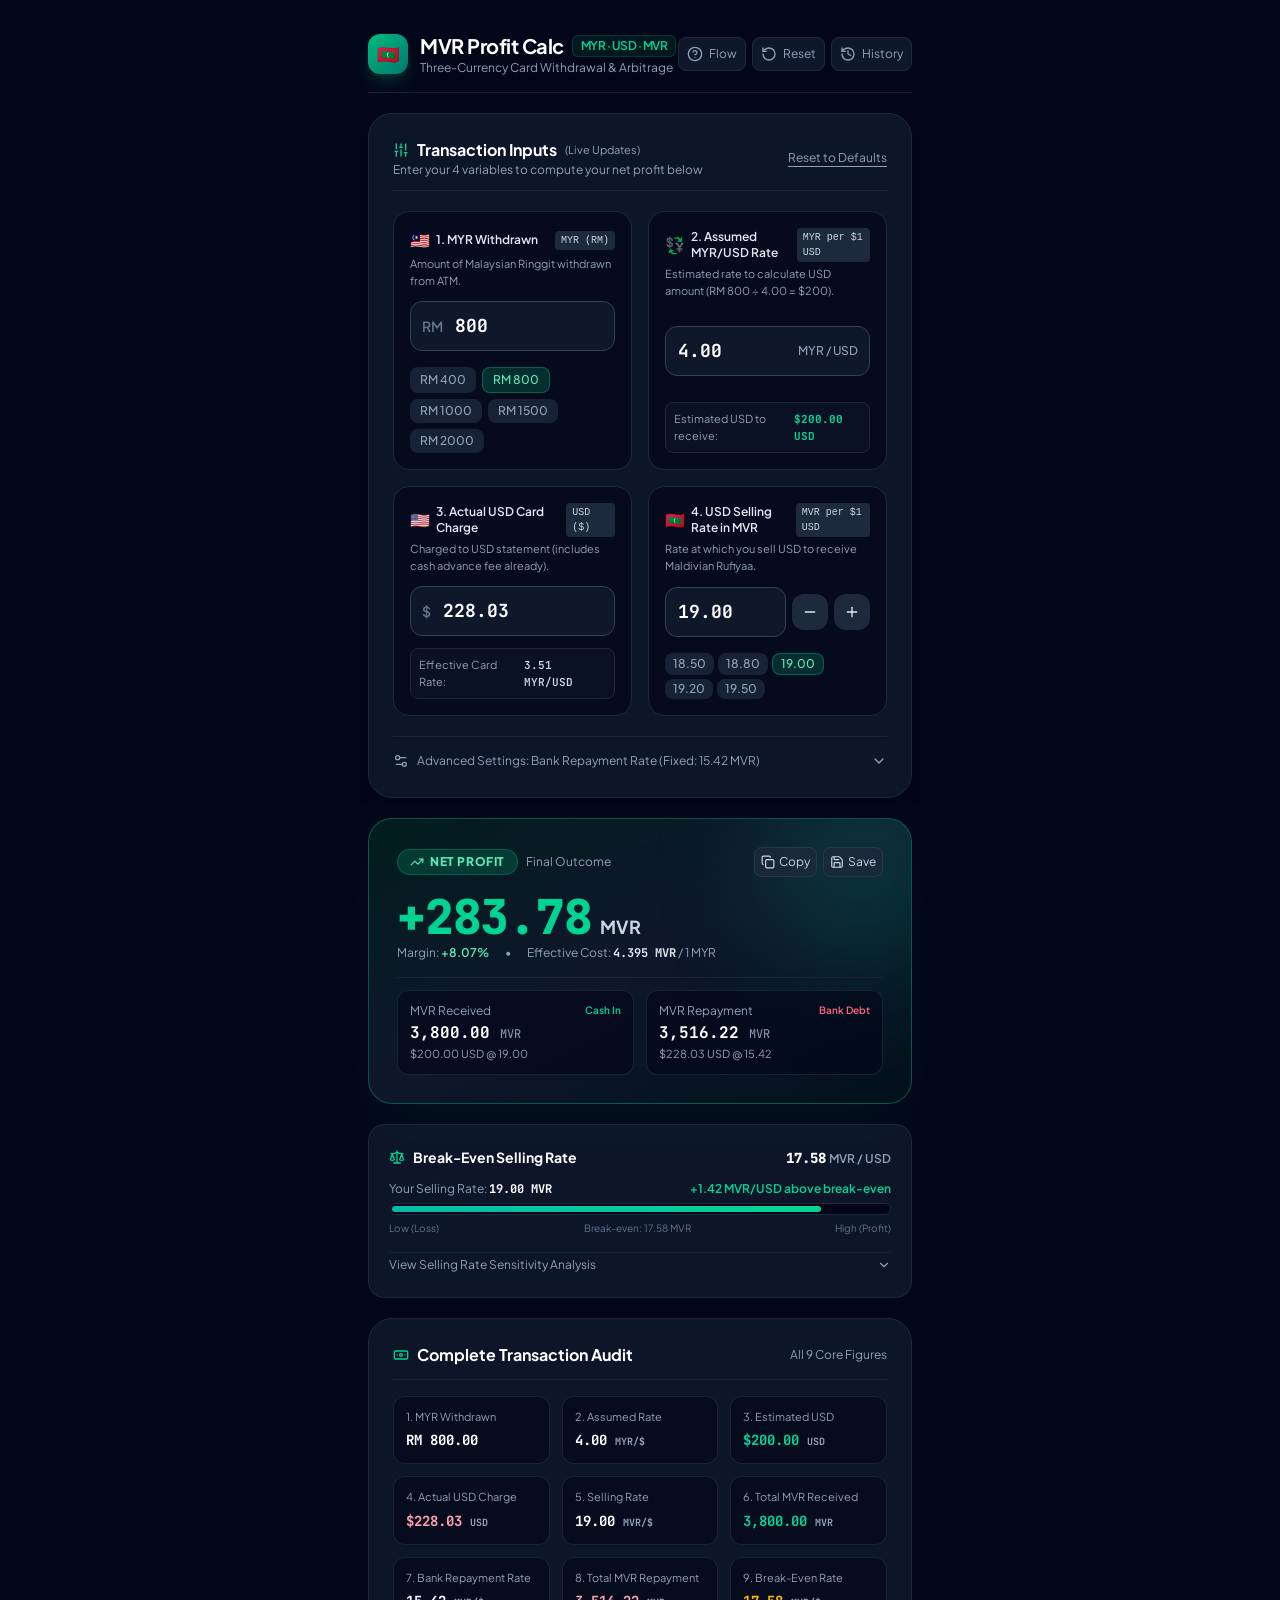
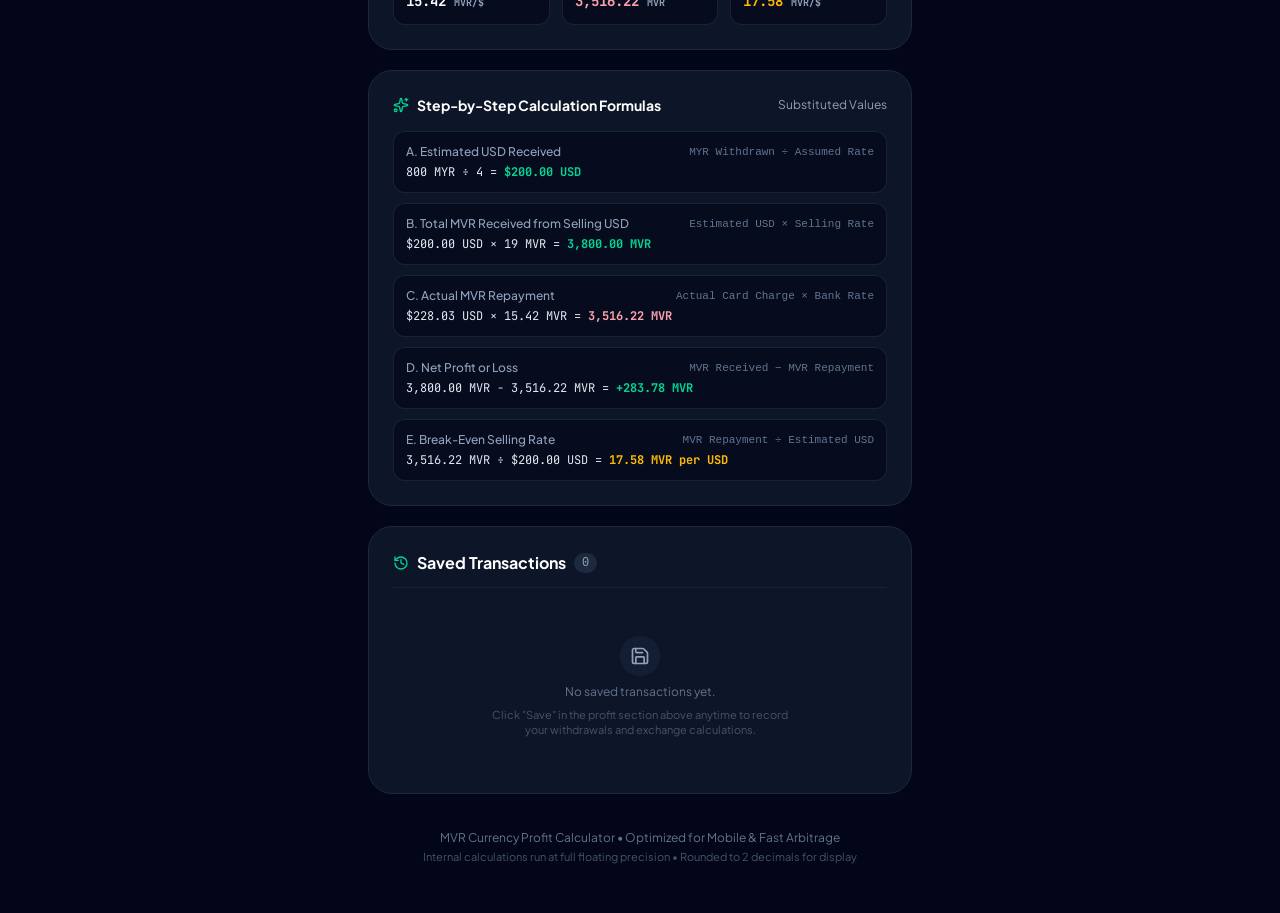
<file: app/src/main/assets/index.html>
<!doctype html>
<html lang="en">
  <head>
    <meta charset="UTF-8" />
    <meta name="viewport" content="width=device-width, initial-scale=1.0" />
    <title>MVR Currency Profit Calculator</title>
    <meta name="description" content="Calculate actual profit or loss in Maldivian Rufiyaa (MVR) when withdrawing MYR with a USD card and selling USD for MVR." />
    <meta property="og:title" content="MVR Currency Profit Calculator" />
    <meta property="og:description" content="Calculate actual profit or loss in Maldivian Rufiyaa (MVR) when withdrawing MYR with a USD card and selling USD for MVR." />
    <meta property="og:type" content="website" />
    <meta name="twitter:card" content="summary_large_image" />
    <link rel="preconnect" href="https://fonts.googleapis.com">
    <link rel="preconnect" href="https://fonts.gstatic.com" crossorigin>
    <link href="https://fonts.googleapis.com/css2?family=Plus+Jakarta+Sans:wght@400;500;600;700;800&family=JetBrains+Mono:wght@400;500;600;700&display=swap" rel="stylesheet">
    <script type="module" crossorigin src="./assets/index-BkCqURzX.js"></script>
    <link rel="stylesheet" crossorigin href="./assets/index-CgEF6KP7.css">
  </head>
  <body>
    <div id="root"></div>
  </body>
</html>
</file>
<file: app/src/main/assets/assets/index-CgEF6KP7.css>
/*! tailwindcss v4.3.4 | MIT License | https://tailwindcss.com */
@layer properties{@supports (((-webkit-hyphens:none)) and (not (margin-trim:block))) or ((-moz-orient:inline) and (not (color:rgb(from red r g b)))){*,:before,:after,::backdrop{--tw-translate-x:0;--tw-translate-y:0;--tw-translate-z:0;--tw-space-y-reverse:0;--tw-divide-y-reverse:0;--tw-border-style:solid;--tw-gradient-position:initial;--tw-gradient-from:#0000;--tw-gradient-via:#0000;--tw-gradient-to:#0000;--tw-gradient-stops:initial;--tw-gradient-via-stops:initial;--tw-gradient-from-position:0%;--tw-gradient-via-position:50%;--tw-gradient-to-position:100%;--tw-leading:initial;--tw-font-weight:initial;--tw-tracking:initial;--tw-shadow:0 0 #0000;--tw-shadow-color:initial;--tw-shadow-alpha:100%;--tw-inset-shadow:0 0 #0000;--tw-inset-shadow-color:initial;--tw-inset-shadow-alpha:100%;--tw-ring-color:initial;--tw-ring-shadow:0 0 #0000;--tw-inset-ring-color:initial;--tw-inset-ring-shadow:0 0 #0000;--tw-ring-inset:initial;--tw-ring-offset-width:0px;--tw-ring-offset-color:#fff;--tw-ring-offset-shadow:0 0 #0000;--tw-blur:initial;--tw-brightness:initial;--tw-contrast:initial;--tw-grayscale:initial;--tw-hue-rotate:initial;--tw-invert:initial;--tw-opacity:initial;--tw-saturate:initial;--tw-sepia:initial;--tw-drop-shadow:initial;--tw-drop-shadow-color:initial;--tw-drop-shadow-alpha:100%;--tw-drop-shadow-size:initial;--tw-duration:initial}}}@layer theme{:root,:host{--font-sans:-apple-system, BlinkMacSystemFont, "Segoe UI", Roboto, "Helvetica Neue", "Noto Sans", Arial, sans-serif, "Apple Color Emoji", "Segoe UI Emoji", "Segoe UI Symbol", "Noto Color Emoji";--font-mono:ui-monospace, SFMono-Regular, Menlo, Monaco, Consolas, "Liberation Mono", "Courier New", monospace;--color-amber-300:oklch(87.9% .169 91.605);--color-amber-400:oklch(82.8% .189 84.429);--color-amber-500:oklch(76.9% .188 70.08);--color-emerald-300:oklch(84.5% .143 164.978);--color-emerald-400:oklch(76.5% .177 163.223);--color-emerald-500:oklch(69.6% .17 162.48);--color-emerald-950:oklch(26.2% .051 172.552);--color-teal-500:oklch(70.4% .14 182.503);--color-teal-700:oklch(51.1% .096 186.391);--color-rose-300:oklch(81% .117 11.638);--color-rose-400:oklch(71.2% .194 13.428);--color-rose-500:oklch(64.5% .246 16.439);--color-rose-950:oklch(27.1% .105 12.094);--color-slate-100:oklch(96.8% .007 247.896);--color-slate-200:oklch(92.9% .013 255.508);--color-slate-300:oklch(86.9% .022 252.894);--color-slate-400:oklch(70.4% .04 256.788);--color-slate-500:oklch(55.4% .046 257.417);--color-slate-600:oklch(44.6% .043 257.281);--color-slate-700:oklch(37.2% .044 257.287);--color-slate-800:oklch(27.9% .041 260.031);--color-slate-900:oklch(20.8% .042 265.755);--color-slate-950:oklch(12.9% .042 264.695);--color-white:#fff;--spacing:.25rem;--container-xs:20rem;--container-xl:36rem;--text-xs:.75rem;--text-xs--line-height:calc(1 / .75);--text-sm:.875rem;--text-sm--line-height:calc(1.25 / .875);--text-base:1rem;--text-base--line-height:calc(1.5 / 1);--text-lg:1.125rem;--text-lg--line-height:calc(1.75 / 1.125);--text-xl:1.25rem;--text-xl--line-height:calc(1.75 / 1.25);--text-4xl:2.25rem;--text-4xl--line-height:calc(2.5 / 2.25);--text-5xl:3rem;--text-5xl--line-height:1;--font-weight-normal:400;--font-weight-medium:500;--font-weight-semibold:600;--font-weight-bold:700;--font-weight-extrabold:800;--font-weight-black:900;--tracking-tight:-.025em;--tracking-wider:.05em;--leading-relaxed:1.625;--radius-md:.375rem;--radius-lg:.5rem;--radius-xl:.75rem;--radius-2xl:1rem;--radius-3xl:1.5rem;--blur-3xl:64px;--default-transition-duration:.15s;--default-transition-timing-function:cubic-bezier(.4, 0, .2, 1);--default-font-family:var(--font-sans);--default-mono-font-family:var(--font-mono)}}@layer base{*,:after,:before,::backdrop{box-sizing:border-box;border:0 solid;margin:0;padding:0}::file-selector-button{box-sizing:border-box;border:0 solid;margin:0;padding:0}html,:host{-webkit-text-size-adjust:100%;tab-size:4;line-height:1.5;font-family:var(--default-font-family,-apple-system, BlinkMacSystemFont, "Segoe UI", Roboto, "Helvetica Neue", "Noto Sans", Arial, sans-serif, "Apple Color Emoji", "Segoe UI Emoji", "Segoe UI Symbol", "Noto Color Emoji");font-feature-settings:var(--default-font-feature-settings,normal);font-variation-settings:var(--default-font-variation-settings,normal);-webkit-tap-highlight-color:transparent}hr{height:0;color:inherit;border-top-width:1px}abbr:where([title]){-webkit-text-decoration:underline dotted;text-decoration:underline dotted}h1,h2,h3,h4,h5,h6{font-size:inherit;font-weight:inherit}a{color:inherit;-webkit-text-decoration:inherit;-webkit-text-decoration:inherit;-webkit-text-decoration:inherit;-webkit-text-decoration:inherit;text-decoration:inherit}b,strong{font-weight:bolder}code,kbd,samp,pre{font-family:var(--default-mono-font-family,ui-monospace, SFMono-Regular, Menlo, Monaco, Consolas, "Liberation Mono", "Courier New", monospace);font-feature-settings:var(--default-mono-font-feature-settings,normal);font-variation-settings:var(--default-mono-font-variation-settings,normal);font-size:1em}small{font-size:80%}sub,sup{vertical-align:baseline;font-size:75%;line-height:0;position:relative}sub{bottom:-.25em}sup{top:-.5em}table{text-indent:0;border-color:inherit;border-collapse:collapse}:-moz-focusring:where(:not(iframe)){outline:auto}progress{vertical-align:baseline}summary{display:list-item}ol,ul,menu{list-style:none}img,svg,video,canvas,audio,iframe,embed,object{vertical-align:middle;display:block}img,video{max-width:100%;height:auto}button,input,select,optgroup,textarea{font:inherit;font-feature-settings:inherit;font-variation-settings:inherit;letter-spacing:inherit;color:inherit;opacity:1;background-color:#0000;border-radius:0}::file-selector-button{font:inherit;font-feature-settings:inherit;font-variation-settings:inherit;letter-spacing:inherit;color:inherit;opacity:1;background-color:#0000;border-radius:0}:where(select:is([multiple],[size])) optgroup{font-weight:bolder}:where(select:is([multiple],[size])) optgroup option{padding-inline-start:20px}::file-selector-button{margin-inline-end:4px}::placeholder{opacity:1}@supports (not ((-webkit-appearance:-apple-pay-button))) or (contain-intrinsic-size:1px){::placeholder{color:currentColor}@supports (color:color-mix(in lab, red, red)){::placeholder{color:color-mix(in oklab, currentcolor 50%, transparent)}}}textarea{resize:vertical}::-webkit-search-decoration{-webkit-appearance:none}::-webkit-date-and-time-value{min-height:1lh;text-align:inherit}::-webkit-datetime-edit{display:inline-flex}::-webkit-datetime-edit-fields-wrapper{padding:0}::-webkit-datetime-edit{padding-block:0}::-webkit-datetime-edit-year-field{padding-block:0}::-webkit-datetime-edit-month-field{padding-block:0}::-webkit-datetime-edit-day-field{padding-block:0}::-webkit-datetime-edit-hour-field{padding-block:0}::-webkit-datetime-edit-minute-field{padding-block:0}::-webkit-datetime-edit-second-field{padding-block:0}::-webkit-datetime-edit-millisecond-field{padding-block:0}::-webkit-datetime-edit-meridiem-field{padding-block:0}::-webkit-calendar-picker-indicator{line-height:1}:-moz-ui-invalid{box-shadow:none}button,input:where([type=button],[type=reset],[type=submit]){appearance:button}::file-selector-button{appearance:button}::-webkit-inner-spin-button{height:auto}::-webkit-outer-spin-button{height:auto}[hidden]:where(:not([hidden=until-found])){display:none!important}body{-webkit-font-smoothing:antialiased;-moz-osx-font-smoothing:grayscale;font-family:Plus Jakarta Sans,system-ui,-apple-system,BlinkMacSystemFont,Segoe UI,Roboto,sans-serif}input[type=number]::-webkit-inner-spin-button{-webkit-appearance:none;margin:0}input[type=number]::-webkit-outer-spin-button{-webkit-appearance:none;margin:0}input[type=number]{-moz-appearance:textfield}}@layer components;@layer utilities{.pointer-events-none{pointer-events:none}.absolute{position:absolute}.fixed{position:fixed}.relative{position:relative}.-top-1{top:calc(var(--spacing) * -1)}.-top-12{top:calc(var(--spacing) * -12)}.top-1\/2{top:50%}.top-4{top:calc(var(--spacing) * 4)}.-right-1{right:calc(var(--spacing) * -1)}.-right-12{right:calc(var(--spacing) * -12)}.right-3{right:calc(var(--spacing) * 3)}.left-1\/2{left:50%}.left-3{left:calc(var(--spacing) * 3)}.z-10{z-index:10}.z-50{z-index:50}.mx-auto{margin-inline:auto}.mt-0\.5{margin-top:calc(var(--spacing) * .5)}.mt-1{margin-top:var(--spacing)}.mt-3{margin-top:calc(var(--spacing) * 3)}.mb-0\.5{margin-bottom:calc(var(--spacing) * .5)}.mb-1{margin-bottom:var(--spacing)}.mb-2{margin-bottom:calc(var(--spacing) * 2)}.block{display:block}.flex{display:flex}.grid{display:grid}.hidden{display:none}.inline-flex{display:inline-flex}.table{display:table}.h-3{height:calc(var(--spacing) * 3)}.h-3\.5{height:calc(var(--spacing) * 3.5)}.h-4{height:calc(var(--spacing) * 4)}.h-5{height:calc(var(--spacing) * 5)}.h-10{height:calc(var(--spacing) * 10)}.h-48{height:calc(var(--spacing) * 48)}.h-full{height:100%}.min-h-screen{min-height:100vh}.w-3\.5{width:calc(var(--spacing) * 3.5)}.w-4{width:calc(var(--spacing) * 4)}.w-5{width:calc(var(--spacing) * 5)}.w-10{width:calc(var(--spacing) * 10)}.w-48{width:calc(var(--spacing) * 48)}.w-full{width:100%}.max-w-xl{max-width:var(--container-xl)}.max-w-xs{max-width:var(--container-xs)}.flex-1{flex:1}.shrink-0{flex-shrink:0}.-translate-x-1\/2{--tw-translate-x:calc(calc(1 / 2 * 100%) * -1);translate:var(--tw-translate-x) var(--tw-translate-y)}.-translate-y-1\/2{--tw-translate-y:calc(calc(1 / 2 * 100%) * -1);translate:var(--tw-translate-x) var(--tw-translate-y)}.cursor-pointer{cursor:pointer}.scroll-mt-6{scroll-margin-top:calc(var(--spacing) * 6)}.grid-cols-1{grid-template-columns:repeat(1,minmax(0,1fr))}.grid-cols-2{grid-template-columns:repeat(2,minmax(0,1fr))}.flex-col{flex-direction:column}.flex-wrap{flex-wrap:wrap}.items-baseline{align-items:baseline}.items-center{align-items:center}.items-start{align-items:flex-start}.justify-between{justify-content:space-between}.justify-center{justify-content:center}.gap-1{gap:var(--spacing)}.gap-1\.5{gap:calc(var(--spacing) * 1.5)}.gap-2{gap:calc(var(--spacing) * 2)}.gap-2\.5{gap:calc(var(--spacing) * 2.5)}.gap-3{gap:calc(var(--spacing) * 3)}.gap-4{gap:calc(var(--spacing) * 4)}.gap-5{gap:calc(var(--spacing) * 5)}:where(.space-y-1>:not(:last-child)){--tw-space-y-reverse:0;margin-block-start:calc(var(--spacing) * var(--tw-space-y-reverse));margin-block-end:calc(var(--spacing) * calc(1 - var(--tw-space-y-reverse)))}:where(.space-y-1\.5>:not(:last-child)){--tw-space-y-reverse:0;margin-block-start:calc(calc(var(--spacing) * 1.5) * var(--tw-space-y-reverse));margin-block-end:calc(calc(var(--spacing) * 1.5) * calc(1 - var(--tw-space-y-reverse)))}:where(.space-y-2\.5>:not(:last-child)){--tw-space-y-reverse:0;margin-block-start:calc(calc(var(--spacing) * 2.5) * var(--tw-space-y-reverse));margin-block-end:calc(calc(var(--spacing) * 2.5) * calc(1 - var(--tw-space-y-reverse)))}:where(.space-y-3>:not(:last-child)){--tw-space-y-reverse:0;margin-block-start:calc(calc(var(--spacing) * 3) * var(--tw-space-y-reverse));margin-block-end:calc(calc(var(--spacing) * 3) * calc(1 - var(--tw-space-y-reverse)))}:where(.space-y-4>:not(:last-child)){--tw-space-y-reverse:0;margin-block-start:calc(calc(var(--spacing) * 4) * var(--tw-space-y-reverse));margin-block-end:calc(calc(var(--spacing) * 4) * calc(1 - var(--tw-space-y-reverse)))}.gap-x-4{column-gap:calc(var(--spacing) * 4)}.gap-y-1{row-gap:var(--spacing)}:where(.divide-y>:not(:last-child)){--tw-divide-y-reverse:0;border-bottom-style:var(--tw-border-style);border-top-style:var(--tw-border-style);border-top-width:calc(1px * var(--tw-divide-y-reverse));border-bottom-width:calc(1px * calc(1 - var(--tw-divide-y-reverse)))}:where(.divide-slate-800\/60>:not(:last-child)){border-color:#1d293d99}@supports (color:color-mix(in lab, red, red)){:where(.divide-slate-800\/60>:not(:last-child)){border-color:color-mix(in oklab, var(--color-slate-800) 60%, transparent)}}.overflow-hidden{overflow:hidden}.overflow-x-auto{overflow-x:auto}.rounded{border-radius:.25rem}.rounded-2xl{border-radius:var(--radius-2xl)}.rounded-3xl{border-radius:var(--radius-3xl)}.rounded-full{border-radius:2147483647px}.rounded-lg{border-radius:var(--radius-lg)}.rounded-md{border-radius:var(--radius-md)}.rounded-xl{border-radius:var(--radius-xl)}.border{border-style:var(--tw-border-style);border-width:1px}.border-t{border-top-style:var(--tw-border-style);border-top-width:1px}.border-b{border-bottom-style:var(--tw-border-style);border-bottom-width:1px}.border-emerald-500\/20{border-color:#00bb7f33}@supports (color:color-mix(in lab, red, red)){.border-emerald-500\/20{border-color:color-mix(in oklab, var(--color-emerald-500) 20%, transparent)}}.border-emerald-500\/30{border-color:#00bb7f4d}@supports (color:color-mix(in lab, red, red)){.border-emerald-500\/30{border-color:color-mix(in oklab, var(--color-emerald-500) 30%, transparent)}}.border-emerald-500\/40{border-color:#00bb7f66}@supports (color:color-mix(in lab, red, red)){.border-emerald-500\/40{border-color:color-mix(in oklab, var(--color-emerald-500) 40%, transparent)}}.border-rose-500\/30{border-color:#ff23574d}@supports (color:color-mix(in lab, red, red)){.border-rose-500\/30{border-color:color-mix(in oklab, var(--color-rose-500) 30%, transparent)}}.border-rose-500\/40{border-color:#ff235766}@supports (color:color-mix(in lab, red, red)){.border-rose-500\/40{border-color:color-mix(in oklab, var(--color-rose-500) 40%, transparent)}}.border-slate-700{border-color:var(--color-slate-700)}.border-slate-700\/60{border-color:#31415899}@supports (color:color-mix(in lab, red, red)){.border-slate-700\/60{border-color:color-mix(in oklab, var(--color-slate-700) 60%, transparent)}}.border-slate-800{border-color:var(--color-slate-800)}.border-slate-800\/80{border-color:#1d293dcc}@supports (color:color-mix(in lab, red, red)){.border-slate-800\/80{border-color:color-mix(in oklab, var(--color-slate-800) 80%, transparent)}}.border-slate-900{border-color:var(--color-slate-900)}.bg-amber-500\/30{background-color:#f99c004d}@supports (color:color-mix(in lab, red, red)){.bg-amber-500\/30{background-color:color-mix(in oklab, var(--color-amber-500) 30%, transparent)}}.bg-emerald-400{background-color:var(--color-emerald-400)}.bg-emerald-500{background-color:var(--color-emerald-500)}.bg-emerald-500\/10{background-color:#00bb7f1a}@supports (color:color-mix(in lab, red, red)){.bg-emerald-500\/10{background-color:color-mix(in oklab, var(--color-emerald-500) 10%, transparent)}}.bg-emerald-500\/15{background-color:#00bb7f26}@supports (color:color-mix(in lab, red, red)){.bg-emerald-500\/15{background-color:color-mix(in oklab, var(--color-emerald-500) 15%, transparent)}}.bg-emerald-500\/20{background-color:#00bb7f33}@supports (color:color-mix(in lab, red, red)){.bg-emerald-500\/20{background-color:color-mix(in oklab, var(--color-emerald-500) 20%, transparent)}}.bg-emerald-500\/30{background-color:#00bb7f4d}@supports (color:color-mix(in lab, red, red)){.bg-emerald-500\/30{background-color:color-mix(in oklab, var(--color-emerald-500) 30%, transparent)}}.bg-rose-500{background-color:var(--color-rose-500)}.bg-rose-500\/10{background-color:#ff23571a}@supports (color:color-mix(in lab, red, red)){.bg-rose-500\/10{background-color:color-mix(in oklab, var(--color-rose-500) 10%, transparent)}}.bg-rose-500\/20{background-color:#ff235733}@supports (color:color-mix(in lab, red, red)){.bg-rose-500\/20{background-color:color-mix(in oklab, var(--color-rose-500) 20%, transparent)}}.bg-slate-800{background-color:var(--color-slate-800)}.bg-slate-800\/50{background-color:#1d293d80}@supports (color:color-mix(in lab, red, red)){.bg-slate-800\/50{background-color:color-mix(in oklab, var(--color-slate-800) 50%, transparent)}}.bg-slate-800\/80{background-color:#1d293dcc}@supports (color:color-mix(in lab, red, red)){.bg-slate-800\/80{background-color:color-mix(in oklab, var(--color-slate-800) 80%, transparent)}}.bg-slate-900{background-color:var(--color-slate-900)}.bg-slate-900\/60{background-color:#0f172b99}@supports (color:color-mix(in lab, red, red)){.bg-slate-900\/60{background-color:color-mix(in oklab, var(--color-slate-900) 60%, transparent)}}.bg-slate-900\/90{background-color:#0f172be6}@supports (color:color-mix(in lab, red, red)){.bg-slate-900\/90{background-color:color-mix(in oklab, var(--color-slate-900) 90%, transparent)}}.bg-slate-950{background-color:var(--color-slate-950)}.bg-slate-950\/50{background-color:#02061880}@supports (color:color-mix(in lab, red, red)){.bg-slate-950\/50{background-color:color-mix(in oklab, var(--color-slate-950) 50%, transparent)}}.bg-slate-950\/60{background-color:#02061899}@supports (color:color-mix(in lab, red, red)){.bg-slate-950\/60{background-color:color-mix(in oklab, var(--color-slate-950) 60%, transparent)}}.bg-slate-950\/70{background-color:#020618b3}@supports (color:color-mix(in lab, red, red)){.bg-slate-950\/70{background-color:color-mix(in oklab, var(--color-slate-950) 70%, transparent)}}.bg-slate-950\/80{background-color:#020618cc}@supports (color:color-mix(in lab, red, red)){.bg-slate-950\/80{background-color:color-mix(in oklab, var(--color-slate-950) 80%, transparent)}}.bg-gradient-to-br{--tw-gradient-position:to bottom right in oklab;background-image:linear-gradient(var(--tw-gradient-stops))}.bg-gradient-to-r{--tw-gradient-position:to right in oklab;background-image:linear-gradient(var(--tw-gradient-stops))}.from-amber-500{--tw-gradient-from:var(--color-amber-500);--tw-gradient-stops:var(--tw-gradient-via-stops,var(--tw-gradient-position), var(--tw-gradient-from) var(--tw-gradient-from-position), var(--tw-gradient-to) var(--tw-gradient-to-position))}.from-emerald-500{--tw-gradient-from:var(--color-emerald-500);--tw-gradient-stops:var(--tw-gradient-via-stops,var(--tw-gradient-position), var(--tw-gradient-from) var(--tw-gradient-from-position), var(--tw-gradient-to) var(--tw-gradient-to-position))}.from-emerald-950\/60{--tw-gradient-from:#002c2299}@supports (color:color-mix(in lab, red, red)){.from-emerald-950\/60{--tw-gradient-from:color-mix(in oklab, var(--color-emerald-950) 60%, transparent)}}.from-emerald-950\/60{--tw-gradient-stops:var(--tw-gradient-via-stops,var(--tw-gradient-position), var(--tw-gradient-from) var(--tw-gradient-from-position), var(--tw-gradient-to) var(--tw-gradient-to-position))}.from-rose-950\/60{--tw-gradient-from:#4d021899}@supports (color:color-mix(in lab, red, red)){.from-rose-950\/60{--tw-gradient-from:color-mix(in oklab, var(--color-rose-950) 60%, transparent)}}.from-rose-950\/60{--tw-gradient-stops:var(--tw-gradient-via-stops,var(--tw-gradient-position), var(--tw-gradient-from) var(--tw-gradient-from-position), var(--tw-gradient-to) var(--tw-gradient-to-position))}.from-teal-500{--tw-gradient-from:var(--color-teal-500);--tw-gradient-stops:var(--tw-gradient-via-stops,var(--tw-gradient-position), var(--tw-gradient-from) var(--tw-gradient-from-position), var(--tw-gradient-to) var(--tw-gradient-to-position))}.via-slate-900{--tw-gradient-via:var(--color-slate-900);--tw-gradient-via-stops:var(--tw-gradient-position), var(--tw-gradient-from) var(--tw-gradient-from-position), var(--tw-gradient-via) var(--tw-gradient-via-position), var(--tw-gradient-to) var(--tw-gradient-to-position);--tw-gradient-stops:var(--tw-gradient-via-stops)}.to-emerald-400{--tw-gradient-to:var(--color-emerald-400);--tw-gradient-stops:var(--tw-gradient-via-stops,var(--tw-gradient-position), var(--tw-gradient-from) var(--tw-gradient-from-position), var(--tw-gradient-to) var(--tw-gradient-to-position))}.to-emerald-950\/30{--tw-gradient-to:#002c224d}@supports (color:color-mix(in lab, red, red)){.to-emerald-950\/30{--tw-gradient-to:color-mix(in oklab, var(--color-emerald-950) 30%, transparent)}}.to-emerald-950\/30{--tw-gradient-stops:var(--tw-gradient-via-stops,var(--tw-gradient-position), var(--tw-gradient-from) var(--tw-gradient-from-position), var(--tw-gradient-to) var(--tw-gradient-to-position))}.to-rose-500{--tw-gradient-to:var(--color-rose-500);--tw-gradient-stops:var(--tw-gradient-via-stops,var(--tw-gradient-position), var(--tw-gradient-from) var(--tw-gradient-from-position), var(--tw-gradient-to) var(--tw-gradient-to-position))}.to-rose-950\/30{--tw-gradient-to:#4d02184d}@supports (color:color-mix(in lab, red, red)){.to-rose-950\/30{--tw-gradient-to:color-mix(in oklab, var(--color-rose-950) 30%, transparent)}}.to-rose-950\/30{--tw-gradient-stops:var(--tw-gradient-via-stops,var(--tw-gradient-position), var(--tw-gradient-from) var(--tw-gradient-from-position), var(--tw-gradient-to) var(--tw-gradient-to-position))}.to-teal-700{--tw-gradient-to:var(--color-teal-700);--tw-gradient-stops:var(--tw-gradient-via-stops,var(--tw-gradient-position), var(--tw-gradient-from) var(--tw-gradient-from-position), var(--tw-gradient-to) var(--tw-gradient-to-position))}.p-0\.5{padding:calc(var(--spacing) * .5)}.p-1{padding:var(--spacing)}.p-1\.5{padding:calc(var(--spacing) * 1.5)}.p-2{padding:calc(var(--spacing) * 2)}.p-2\.5{padding:calc(var(--spacing) * 2.5)}.p-3{padding:calc(var(--spacing) * 3)}.p-4{padding:calc(var(--spacing) * 4)}.p-5{padding:calc(var(--spacing) * 5)}.p-6{padding:calc(var(--spacing) * 6)}.px-1\.5{padding-inline:calc(var(--spacing) * 1.5)}.px-2{padding-inline:calc(var(--spacing) * 2)}.px-2\.5{padding-inline:calc(var(--spacing) * 2.5)}.px-3{padding-inline:calc(var(--spacing) * 3)}.px-4{padding-inline:calc(var(--spacing) * 4)}.py-0\.5{padding-block:calc(var(--spacing) * .5)}.py-1{padding-block:var(--spacing)}.py-2{padding-block:calc(var(--spacing) * 2)}.py-2\.5{padding-block:calc(var(--spacing) * 2.5)}.py-4{padding-block:calc(var(--spacing) * 4)}.py-8{padding-block:calc(var(--spacing) * 8)}.pt-1{padding-top:var(--spacing)}.pt-2{padding-top:calc(var(--spacing) * 2)}.pt-3{padding-top:calc(var(--spacing) * 3)}.pr-3{padding-right:calc(var(--spacing) * 3)}.pb-3{padding-bottom:calc(var(--spacing) * 3)}.pb-4{padding-bottom:calc(var(--spacing) * 4)}.pl-8{padding-left:calc(var(--spacing) * 8)}.pl-11{padding-left:calc(var(--spacing) * 11)}.text-center{text-align:center}.text-left{text-align:left}.text-right{text-align:right}.font-mono{font-family:var(--font-mono)}.text-4xl{font-size:var(--text-4xl);line-height:var(--tw-leading,var(--text-4xl--line-height))}.text-base{font-size:var(--text-base);line-height:var(--tw-leading,var(--text-base--line-height))}.text-lg{font-size:var(--text-lg);line-height:var(--tw-leading,var(--text-lg--line-height))}.text-sm{font-size:var(--text-sm);line-height:var(--tw-leading,var(--text-sm--line-height))}.text-xl{font-size:var(--text-xl);line-height:var(--tw-leading,var(--text-xl--line-height))}.text-xs{font-size:var(--text-xs);line-height:var(--tw-leading,var(--text-xs--line-height))}.text-\[9px\]{font-size:9px}.text-\[10px\]{font-size:10px}.text-\[11px\]{font-size:11px}.leading-relaxed{--tw-leading:var(--leading-relaxed);line-height:var(--leading-relaxed)}.font-black{--tw-font-weight:var(--font-weight-black);font-weight:var(--font-weight-black)}.font-bold{--tw-font-weight:var(--font-weight-bold);font-weight:var(--font-weight-bold)}.font-extrabold{--tw-font-weight:var(--font-weight-extrabold);font-weight:var(--font-weight-extrabold)}.font-medium{--tw-font-weight:var(--font-weight-medium);font-weight:var(--font-weight-medium)}.font-normal{--tw-font-weight:var(--font-weight-normal);font-weight:var(--font-weight-normal)}.font-semibold{--tw-font-weight:var(--font-weight-semibold);font-weight:var(--font-weight-semibold)}.tracking-tight{--tw-tracking:var(--tracking-tight);letter-spacing:var(--tracking-tight)}.tracking-wider{--tw-tracking:var(--tracking-wider);letter-spacing:var(--tracking-wider)}.text-amber-300{color:var(--color-amber-300)}.text-amber-400{color:var(--color-amber-400)}.text-emerald-300{color:var(--color-emerald-300)}.text-emerald-400{color:var(--color-emerald-400)}.text-rose-300{color:var(--color-rose-300)}.text-rose-400{color:var(--color-rose-400)}.text-slate-100{color:var(--color-slate-100)}.text-slate-200{color:var(--color-slate-200)}.text-slate-300{color:var(--color-slate-300)}.text-slate-400{color:var(--color-slate-400)}.text-slate-500{color:var(--color-slate-500)}.text-slate-600{color:var(--color-slate-600)}.text-slate-950{color:var(--color-slate-950)}.text-white{color:var(--color-white)}.uppercase{text-transform:uppercase}.underline{text-decoration-line:underline}.underline-offset-4{text-underline-offset:4px}.antialiased{-webkit-font-smoothing:antialiased;-moz-osx-font-smoothing:grayscale}.placeholder-slate-500::placeholder{color:var(--color-slate-500)}.opacity-20{opacity:.2}.shadow-2xl{--tw-shadow:0 25px 50px -12px var(--tw-shadow-color,#00000040);box-shadow:var(--tw-inset-shadow), var(--tw-inset-ring-shadow), var(--tw-ring-offset-shadow), var(--tw-ring-shadow), var(--tw-shadow)}.shadow-lg{--tw-shadow:0 10px 15px -3px var(--tw-shadow-color,#0000001a), 0 4px 6px -4px var(--tw-shadow-color,#0000001a);box-shadow:var(--tw-inset-shadow), var(--tw-inset-ring-shadow), var(--tw-ring-offset-shadow), var(--tw-ring-shadow), var(--tw-shadow)}.shadow-emerald-500\/20{--tw-shadow-color:#00bb7f33}@supports (color:color-mix(in lab, red, red)){.shadow-emerald-500\/20{--tw-shadow-color:color-mix(in oklab, color-mix(in oklab, var(--color-emerald-500) 20%, transparent) var(--tw-shadow-alpha), transparent)}}.shadow-emerald-950\/30{--tw-shadow-color:#002c224d}@supports (color:color-mix(in lab, red, red)){.shadow-emerald-950\/30{--tw-shadow-color:color-mix(in oklab, color-mix(in oklab, var(--color-emerald-950) 30%, transparent) var(--tw-shadow-alpha), transparent)}}.shadow-rose-950\/30{--tw-shadow-color:#4d02184d}@supports (color:color-mix(in lab, red, red)){.shadow-rose-950\/30{--tw-shadow-color:color-mix(in oklab, color-mix(in oklab, var(--color-rose-950) 30%, transparent) var(--tw-shadow-alpha), transparent)}}.blur-3xl{--tw-blur:blur(var(--blur-3xl));filter:var(--tw-blur, ) var(--tw-brightness, ) var(--tw-contrast, ) var(--tw-grayscale, ) var(--tw-hue-rotate, ) var(--tw-invert, ) var(--tw-saturate, ) var(--tw-sepia, ) var(--tw-drop-shadow, )}.transition-all{transition-property:all;transition-timing-function:var(--tw-ease,var(--default-transition-timing-function));transition-duration:var(--tw-duration,var(--default-transition-duration))}.transition-colors{transition-property:color,background-color,border-color,outline-color,text-decoration-color,fill,stroke,--tw-gradient-from,--tw-gradient-via,--tw-gradient-to;transition-timing-function:var(--tw-ease,var(--default-transition-timing-function));transition-duration:var(--tw-duration,var(--default-transition-duration))}.transition-transform{transition-property:transform,translate,scale,rotate;transition-timing-function:var(--tw-ease,var(--default-transition-timing-function));transition-duration:var(--tw-duration,var(--default-transition-duration))}.duration-200{--tw-duration:.2s;transition-duration:.2s}.duration-300{--tw-duration:.3s;transition-duration:.3s}@media (hover:hover){:is(:where(.group):hover .group-hover\:translate-x-0\.5){--tw-translate-x:calc(var(--spacing) * .5);translate:var(--tw-translate-x) var(--tw-translate-y)}}.selection\:bg-emerald-500 ::selection{background-color:var(--color-emerald-500)}.selection\:bg-emerald-500::selection{background-color:var(--color-emerald-500)}.selection\:text-slate-950 ::selection{color:var(--color-slate-950)}.selection\:text-slate-950::selection{color:var(--color-slate-950)}.focus-within\:border-emerald-500\/70:focus-within{border-color:#00bb7fb3}@supports (color:color-mix(in lab, red, red)){.focus-within\:border-emerald-500\/70:focus-within{border-color:color-mix(in oklab, var(--color-emerald-500) 70%, transparent)}}@media (hover:hover){.hover\:border-emerald-500\/40:hover{border-color:#00bb7f66}@supports (color:color-mix(in lab, red, red)){.hover\:border-emerald-500\/40:hover{border-color:color-mix(in oklab, var(--color-emerald-500) 40%, transparent)}}.hover\:border-slate-700:hover{border-color:var(--color-slate-700)}.hover\:bg-emerald-400:hover{background-color:var(--color-emerald-400)}.hover\:bg-rose-500\/20:hover{background-color:#ff235733}@supports (color:color-mix(in lab, red, red)){.hover\:bg-rose-500\/20:hover{background-color:color-mix(in oklab, var(--color-rose-500) 20%, transparent)}}.hover\:bg-slate-700:hover{background-color:var(--color-slate-700)}.hover\:bg-slate-800:hover{background-color:var(--color-slate-800)}.hover\:bg-slate-800\/40:hover{background-color:#1d293d66}@supports (color:color-mix(in lab, red, red)){.hover\:bg-slate-800\/40:hover{background-color:color-mix(in oklab, var(--color-slate-800) 40%, transparent)}}.hover\:text-emerald-400:hover{color:var(--color-emerald-400)}.hover\:text-rose-400:hover{color:var(--color-rose-400)}.hover\:text-slate-200:hover{color:var(--color-slate-200)}.hover\:text-white:hover{color:var(--color-white)}}.focus\:border-emerald-500:focus{border-color:var(--color-emerald-500)}.focus\:outline-none:focus{--tw-outline-style:none;outline-style:none}@media (width>=40rem){.sm\:inline{display:inline}.sm\:grid-cols-3{grid-template-columns:repeat(3,minmax(0,1fr))}.sm\:flex-row{flex-direction:row}.sm\:text-5xl{font-size:var(--text-5xl);line-height:var(--tw-leading,var(--text-5xl--line-height))}}@media (width>=48rem){.md\:grid-cols-2{grid-template-columns:repeat(2,minmax(0,1fr))}.md\:p-5{padding:calc(var(--spacing) * 5)}.md\:p-6{padding:calc(var(--spacing) * 6)}.md\:p-7{padding:calc(var(--spacing) * 7)}.md\:py-8{padding-block:calc(var(--spacing) * 8)}}}.font-mono-numbers{font-feature-settings:"tnum" on, "zero" on;font-family:JetBrains Mono,ui-monospace,monospace}@property --tw-translate-x{syntax:"*";inherits:false;initial-value:0}@property --tw-translate-y{syntax:"*";inherits:false;initial-value:0}@property --tw-translate-z{syntax:"*";inherits:false;initial-value:0}@property --tw-space-y-reverse{syntax:"*";inherits:false;initial-value:0}@property --tw-divide-y-reverse{syntax:"*";inherits:false;initial-value:0}@property --tw-border-style{syntax:"*";inherits:false;initial-value:solid}@property --tw-gradient-position{syntax:"*";inherits:false}@property --tw-gradient-from{syntax:"<color>";inherits:false;initial-value:#0000}@property --tw-gradient-via{syntax:"<color>";inherits:false;initial-value:#0000}@property --tw-gradient-to{syntax:"<color>";inherits:false;initial-value:#0000}@property --tw-gradient-stops{syntax:"*";inherits:false}@property --tw-gradient-via-stops{syntax:"*";inherits:false}@property --tw-gradient-from-position{syntax:"<length-percentage>";inherits:false;initial-value:0%}@property --tw-gradient-via-position{syntax:"<length-percentage>";inherits:false;initial-value:50%}@property --tw-gradient-to-position{syntax:"<length-percentage>";inherits:false;initial-value:100%}@property --tw-leading{syntax:"*";inherits:false}@property --tw-font-weight{syntax:"*";inherits:false}@property --tw-tracking{syntax:"*";inherits:false}@property --tw-shadow{syntax:"*";inherits:false;initial-value:0 0 #0000}@property --tw-shadow-color{syntax:"*";inherits:false}@property --tw-shadow-alpha{syntax:"<percentage>";inherits:false;initial-value:100%}@property --tw-inset-shadow{syntax:"*";inherits:false;initial-value:0 0 #0000}@property --tw-inset-shadow-color{syntax:"*";inherits:false}@property --tw-inset-shadow-alpha{syntax:"<percentage>";inherits:false;initial-value:100%}@property --tw-ring-color{syntax:"*";inherits:false}@property --tw-ring-shadow{syntax:"*";inherits:false;initial-value:0 0 #0000}@property --tw-inset-ring-color{syntax:"*";inherits:false}@property --tw-inset-ring-shadow{syntax:"*";inherits:false;initial-value:0 0 #0000}@property --tw-ring-inset{syntax:"*";inherits:false}@property --tw-ring-offset-width{syntax:"<length>";inherits:false;initial-value:0}@property --tw-ring-offset-color{syntax:"*";inherits:false;initial-value:#fff}@property --tw-ring-offset-shadow{syntax:"*";inherits:false;initial-value:0 0 #0000}@property --tw-blur{syntax:"*";inherits:false}@property --tw-brightness{syntax:"*";inherits:false}@property --tw-contrast{syntax:"*";inherits:false}@property --tw-grayscale{syntax:"*";inherits:false}@property --tw-hue-rotate{syntax:"*";inherits:false}@property --tw-invert{syntax:"*";inherits:false}@property --tw-opacity{syntax:"*";inherits:false}@property --tw-saturate{syntax:"*";inherits:false}@property --tw-sepia{syntax:"*";inherits:false}@property --tw-drop-shadow{syntax:"*";inherits:false}@property --tw-drop-shadow-color{syntax:"*";inherits:false}@property --tw-drop-shadow-alpha{syntax:"<percentage>";inherits:false;initial-value:100%}@property --tw-drop-shadow-size{syntax:"*";inherits:false}@property --tw-duration{syntax:"*";inherits:false}
</file>
